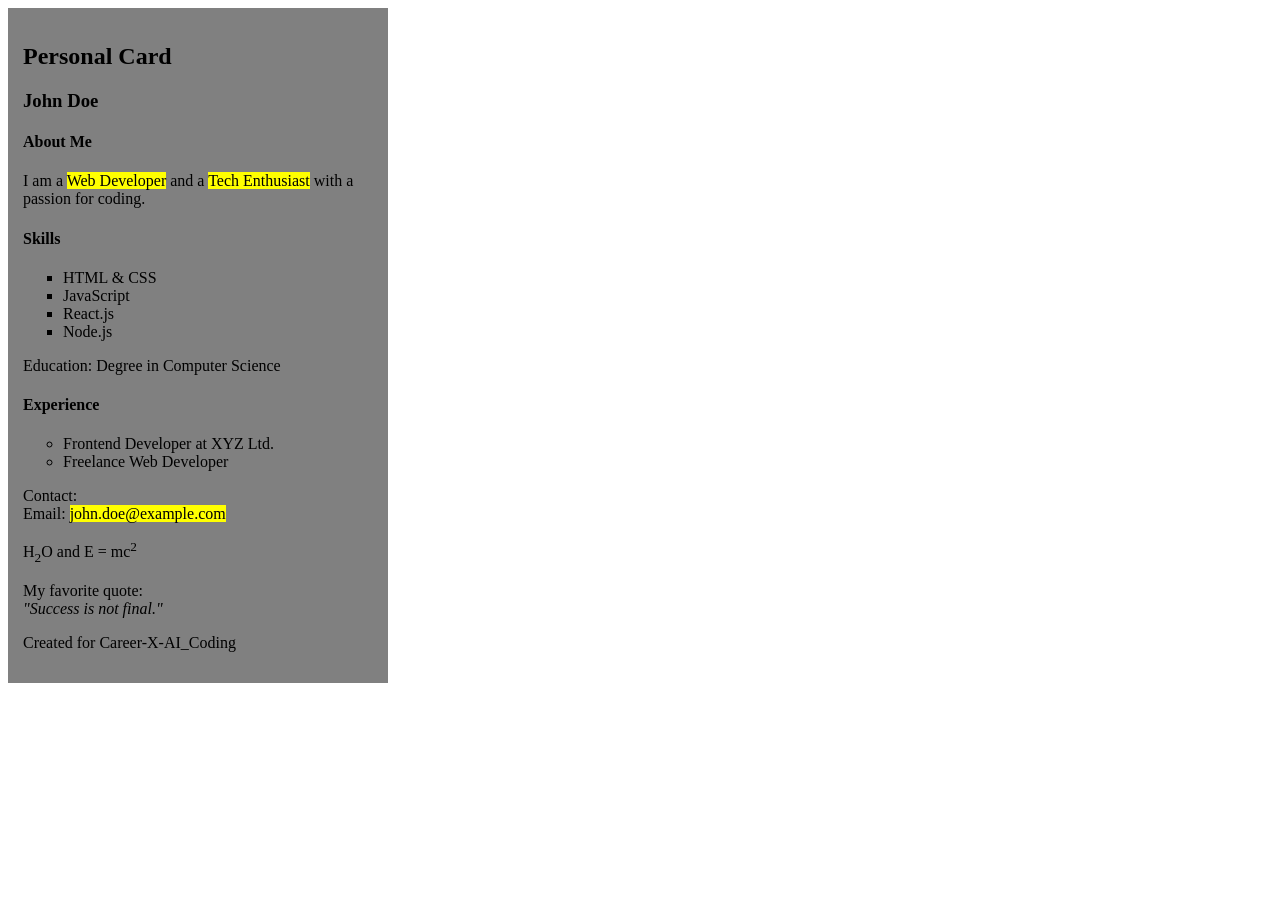
<file: 15-07-2026/index.html>
<!DOCTYPE html>
<html>
<head>
    <title>Create Information Card</title>
</head>
<body>

<div style="width:350px; background-color:#808080; padding:15px; color:black;">

    <h2>Personal Card</h2>

    <h3>John Doe</h3>

    <h4>About Me</h4>

    <p>
        I am a <mark>Web Developer</mark> and a
        <mark>Tech Enthusiast</mark> with a passion for coding.
    </p>

    <h4>Skills</h4>
    <ul type="square">
        <li>HTML & CSS</li>
        <li>JavaScript</li>
        <li>React.js</li>
        <li>Node.js</li>
    </ul>

    <p>
        Education: Degree in Computer Science
    </p>

    <h4>Experience</h4>

    <ul type="circle">
        <li>Frontend Developer at XYZ Ltd.</li>
        <li>Freelance Web Developer</li>
    </ul>

    <p>
        Contact:
        <br>
        Email:
        <mark>john.doe@example.com</mark>
    </p>

    <p>
        H<sub>2</sub>O and E = mc<sup>2</sup>
    </p>

    <p>
        My favorite quote:
        <br>
        <i>"Success is not final."</i>
    </p>

    <p>
        Created for Career-X-AI_Coding
    </p>

</div>

</body>
</html>
</file>
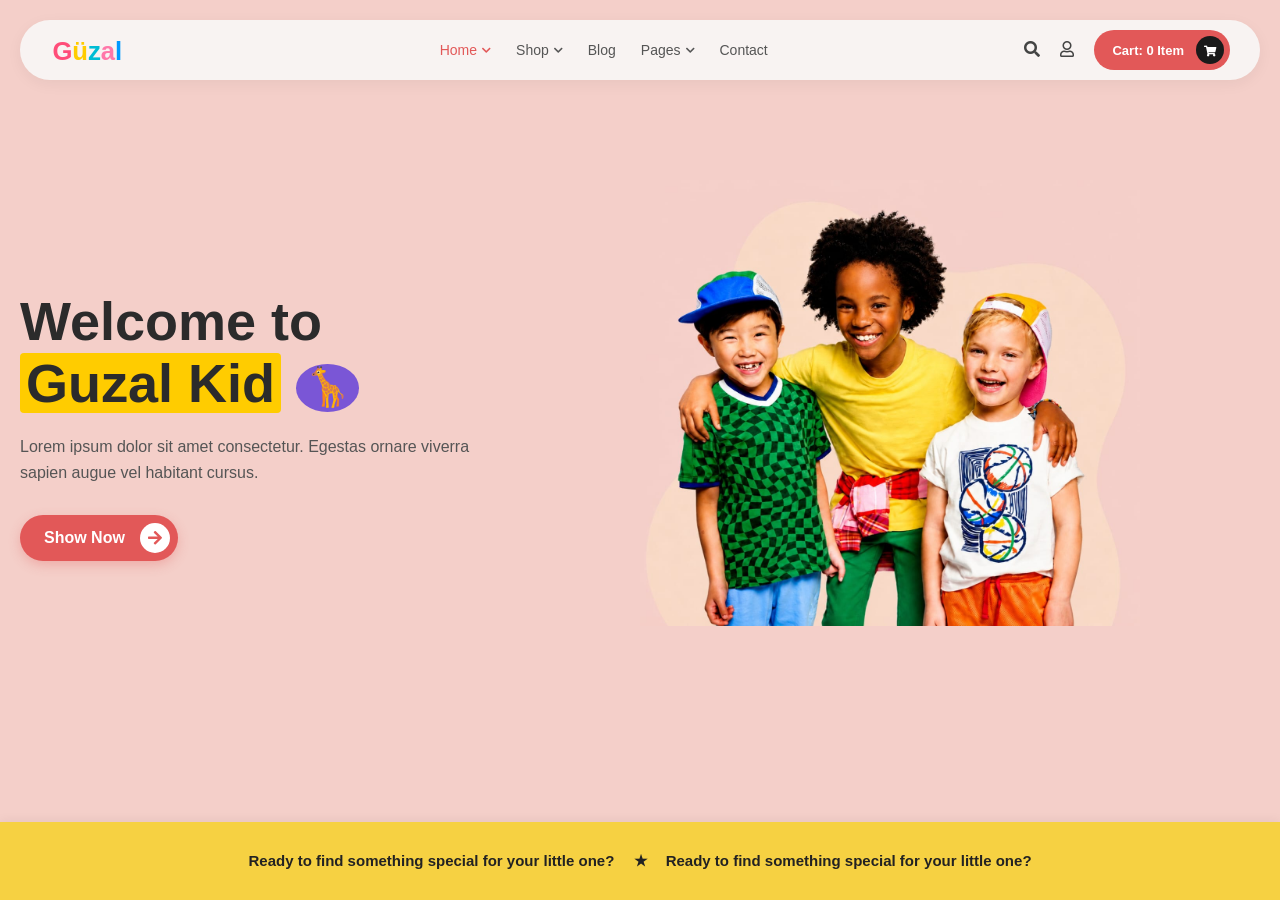
<file: 25-07-2026/index.html>
<!DOCTYPE html>
<html lang="en">
<head>
    <meta charset="UTF-8">
    <meta name="viewport" content="width=device-width, initial-scale=1.0">
    <title>Guzal Kid - Kids Fashion Store</title>
    <link rel="stylesheet" href="style.css">
    <!-- Font Awesome Icons -->
    <link rel="stylesheet" href="https://cdnjs.cloudflare.com/ajax/libs/font-awesome/5.15.4/css/all.min.css">
</head>
<body>

    <!-- Floating Rounded Header Section -->
    <header class="floating-header-container">
        <div class="header-pill">
            <div class="logo">
                <svg class="guzal-logo-svg" viewBox="0 0 280 80" xmlns="http://www.w3.org/2000/svg">
                    <text x="5" y="62" font-family="'Segoe UI', Arial, sans-serif" font-weight="bold" font-size="54">
                        <tspan fill="#ff4d79">G</tspan><tspan fill="#ffcc00">ü</tspan><tspan fill="#00bcd4">z</tspan><tspan fill="#ff77a9">a</tspan><tspan fill="#0099ff">l</tspan>
                    </text>
                </svg>
            </div>
            <nav>
                <ul>
                    <li><a href="#" class="active">Home <i class="fas fa-chevron-down"></i></a></li>
                    <li><a href="#">Shop <i class="fas fa-chevron-down"></i></a></li>
                    <li><a href="#">Blog</a></li>
                    <li><a href="#">Pages <i class="fas fa-chevron-down"></i></a></li>
                    <li><a href="#">Contact</a></li>
                </ul>
            </nav>
            <div class="header-right">
                <a href="#" class="icon-link"><i class="fas fa-search"></i></a>
                <a href="#" class="icon-link"><i class="far fa-user"></i></a>
                <a href="#" class="cart-btn">
                    <span>Cart: 0 Item</span>
                    <div class="cart-circle-icon"><i class="fas fa-shopping-cart"></i></div>
                </a>
            </div>
        </div>
    </header>

    <!-- Hero Section -->
    <section class="hero-section">
        <div class="container hero-inner">
            <!-- Left Side Text -->
            <div class="hero-content">
                <h1>Welcome to <br><span class="welcome-highlight">Guzal Kid</span> <span class="giraffe-badge">🦒</span></h1>
                <p>Lorem ipsum dolor sit amet consectetur. Egestas ornare viverra sapien augue vel habitant cursus.</p>
                <a href="#" class="show-now-btn">
                    Show Now 
                    <span class="arrow-circle"><i class="fas fa-arrow-right"></i></span>
                </a>
            </div>

            <!-- Right Side: Only Kids Image (White circle removed) -->
            <div class="hero-image-wrapper">
                <img src="image/images_1.jpg" alt="Happy kids modeling Guzal Kid clothes" class="main-kids-image">
            </div>
        </div>
    </section>

    <!-- Bottom Yellow Banner -->
    <section class="bottom-banner">
        <div class="container banner-content">
            <p>Ready to find something special for your little one? <span>★</span> Ready to find something special for your little one?</p>
        </div>
    </section>

</body>
</html>
</file>
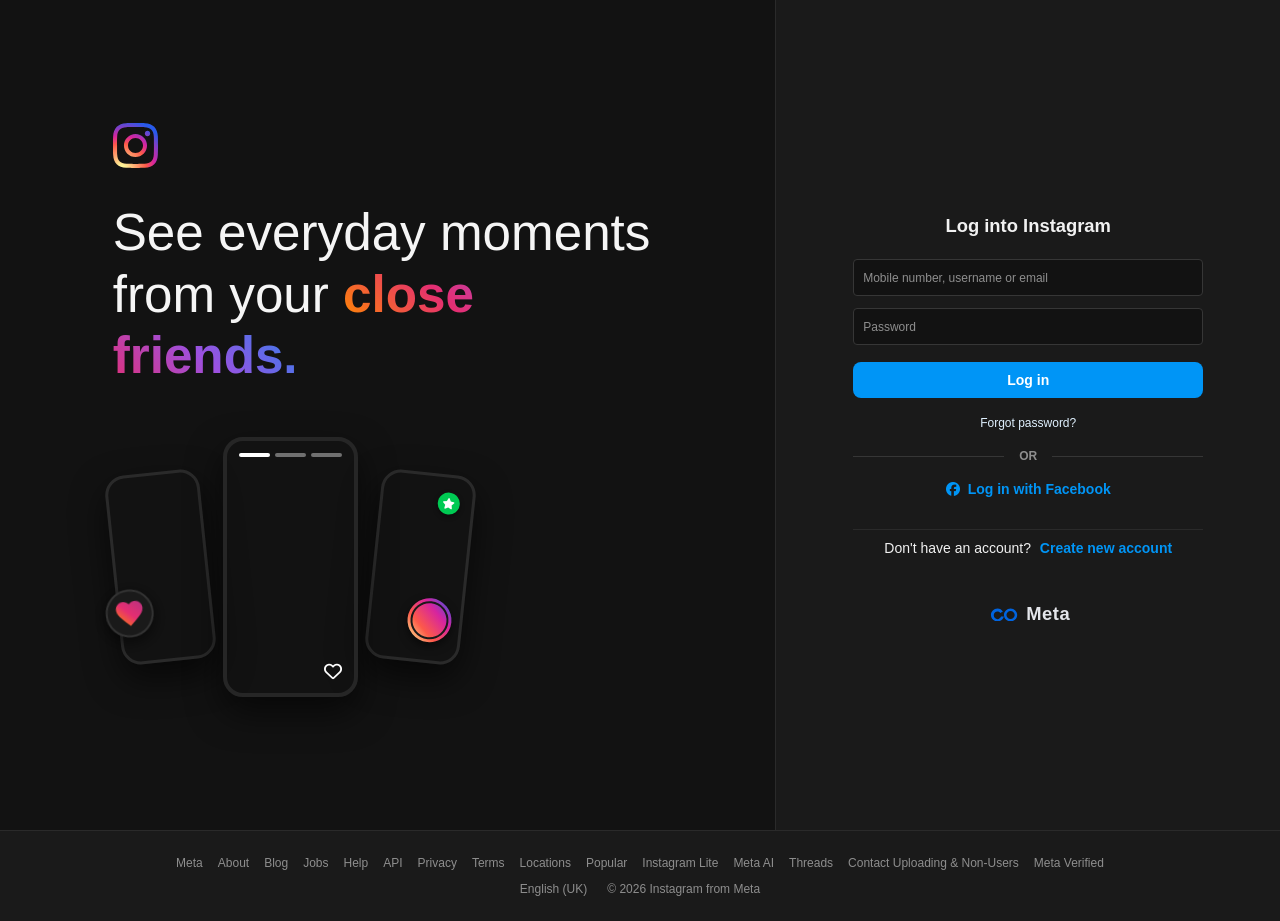
<file: 3-8-2026/index.html>
<!DOCTYPE html>
<html lang="en">
<head>
    <meta charset="UTF-8">
    <meta name="viewport" content="width=device-width, initial-scale=1.0">
    <title>Instagram</title>
    <link rel="stylesheet" href="style.css">
    <link rel="stylesheet" href="https://cdnjs.cloudflare.com/ajax/libs/font-awesome/6.4.0/css/all.min.css">
</head>
<body>

    <div class="main-wrapper">
        <!-- Left Section (Hero & Mockups) -->
        <div class="left-section">
            <div class="content-wrapper">
                <div class="logo">
                    <svg aria-label="Instagram" role="img" viewBox="0 0 24 24" fill="url(#instagram-gradient)" height="45" width="45">
                        <defs>
                            <radialGradient id="instagram-gradient" cx="20%" cy="100%" r="120%">
                                <stop offset="0%" stop-color="#fdf497"></stop>
                                <stop offset="5%" stop-color="#fdf497"></stop>
                                <stop offset="45%" stop-color="#fd5949"></stop>
                                <stop offset="60%" stop-color="#d6249f"></stop>
                                <stop offset="90%" stop-color="#285AEB"></stop>
                            </radialGradient>
                        </defs>
                        <path d="M12 2.163c3.204 0 3.584.012 4.85.07 3.252.148 4.771 1.691 4.919 4.919.058 1.265.069 1.645.069 4.849 0 3.205-.012 3.584-.069 4.849-.149 3.225-1.664 4.771-4.919 4.919-1.266.058-1.644.07-4.85.07-3.204 0-3.584-.012-4.849-.07-3.26-.149-4.771-1.699-4.919-4.92-.058-1.265-.07-1.644-.07-4.849 0-3.204.013-3.583.07-4.849.149-3.227 1.664-4.771 4.919-4.919 1.266-.057 1.645-.069 4.849-.069zm0-2.163c-3.259 0-3.667.014-4.947.072-4.358.2-6.78 2.618-6.98 6.98-.059 1.281-.073 1.689-.073 4.948 0 3.259.014 3.668.072 4.948.2 4.358 2.618 6.78 6.98 6.98 1.281.058 1.689.072 4.948.072 3.259 0 3.668-.014 4.948-.072 4.354-.2 6.782-2.618 6.979-6.98.059-1.28.073-1.689.073-4.948 0-3.259-.014-3.667-.072-4.947-.196-4.354-2.617-6.78-6.979-6.98-1.281-.059-1.69-.073-4.949-.073zm0 5.838c-3.403 0-6.162 2.759-6.162 6.162s2.759 6.163 6.162 6.163 6.162-2.759 6.162-6.163c0-3.403-2.759-6.162-6.162-6.162zm0 10.162c-2.209 0-4-1.79-4-4 0-2.209 1.791-4 4-4s4 1.791 4 4c0 2.21-1.791 4-4 4zm6.406-11.845c-.796 0-1.441.645-1.441 1.44s.645 1.44 1.441 1.44c.795 0 1.439-.645 1.439-1.44s-.644-1.44-1.439-1.44z"/>
                    </svg>
                </div>
                
                <h1>See everyday moments from your <span class="rainbow-text">close friends.</span></h1>

                <div class="mockup-container">
                    <!-- Left Phone Card -->
                    <div class="phone-card card-left">
                        <div class="insta-gradient-heart">
                            <svg aria-label="Like" role="img" viewBox="0 0 24 24" fill="url(#heart-gradient)" height="32" width="32">
                                <defs>
                                    <linearGradient id="heart-gradient" x1="0%" y1="100%" x2="100%" y2="0%">
                                        <stop offset="0%" stop-color="#ff8a00"/>
                                        <stop offset="50%" stop-color="#e52e71"/>
                                        <stop offset="100%" stop-color="#b83280"/>
                                    </linearGradient>
                                </defs>
                                <path d="M12 21.35l-1.45-1.32C5.4 15.36 2 12.28 2 8.5 2 5.42 4.42 3 7.5 3c1.74 0 3.41.81 4.5 2.09C13.09 3.81 14.76 3 16.5 3 19.58 3 22 5.42 22 8.5c0 3.78-3.4 6.86-8.55 11.54L12 21.35z"/>
                            </svg>
                        </div>
                    </div>
                    
                    <!-- Center Phone Card with Thicker Story Bars -->
                    <div class="phone-card card-center">
                        <div class="story-bars-container">
                            <div class="story-bar active"></div>
                            <div class="story-bar"></div>
                            <div class="story-bar"></div>
                        </div>
                        <div class="card-footer-icons">
                            <i class="fa-regular fa-heart"></i>
                        </div>
                    </div>
                    
                    <!-- Right Phone Card with Rainbow Story Ring -->
                    <div class="phone-card card-right">
                        <div class="green-star-badge"><i class="fa-solid fa-star"></i></div>
                        <div class="story-ring-avatar-container">
                            <div class="story-ring-avatar"></div>
                        </div>
                    </div>
                </div>
            </div>
        </div>

        <!-- Right Section (Login Box & Fixed Meta Logo) -->
        <div class="right-section">
            <div class="login-inner-container">
                <div class="login-card">
                    <h2>Log into Instagram</h2>
                    <form>
                        <div class="input-group">
                            <input type="text" required placeholder=" ">
                            <label>Mobile number, username or email</label>
                        </div>
                        <div class="input-group">
                            <input type="password" required placeholder=" ">
                            <label>Password</label>
                        </div>
                        <button type="submit" class="login-btn">Log in</button>
                    </form>

                    <div class="forgot-password">
                        <a href="#">Forgot password?</a>
                    </div>

                    <div class="divider-container">
                        <div class="line"></div>
                        <span class="or-text">OR</span>
                        <div class="line"></div>
                    </div>

                    <button class="fb-login-btn">
                        <i class="fa-brands fa-facebook"></i> Log in with Facebook
                    </button>
                </div>

                <div class="create-account-card">
                    <span>Don't have an account?</span> <button class="create-btn">Create new account</button>
                </div>

                <!-- Fully Fixed Meta Logo without any overlapping or cutoff -->
                <div class="meta-logo-container">
                    <div class="meta-brand">
                        <svg class="meta-infinity" viewBox="0 0 28 12" width="32" height="14">
                            <path fill="#0064e0" d="M12.5,5.2 C11.9,4.4 11.1,3.9 10.1,3.9 C8.3,3.9 6.8,5.4 6.8,7.2 C6.8,9 8.3,10.5 10.1,10.5 C11.5,10.5 12.7,9.5 13.2,8.2 L15.6,8.2 C15,10.8 12.8,12.5 10.1,12.5 C6.9,12.5 4.3,9.9 4.3,6.8 C4.3,3.7 6.9,1.1 10.1,1.1 C12.1,1.1 13.9,2.2 14.8,3.9 L12.5,5.2 Z"></path>
                            <path fill="#0064e0" d="M21.5,1.1 C18.3,1.1 15.7,3.7 15.7,6.8 C15.7,9.9 18.3,12.5 21.5,12.5 C24.7,12.5 27.3,9.9 27.3,6.8 C27.3,3.7 24.7,1.1 21.5,1.1 Z M21.5,10.3 C19.5,10.3 17.9,8.7 17.9,6.8 C17.9,4.9 19.5,3.3 21.5,3.3 C23.5,3.3 25.1,4.9 25.1,6.8 C25.1,8.7 23.5,10.3 21.5,10.3 Z"></path>
                        </svg>
                        <span class="meta-word">Meta</span>
                    </div>
                </div>
            </div>
        </div>
    </div>

    <!-- Footer Links -->
    <footer>
        <div class="footer-links">
            <a href="#">Meta</a>
            <a href="#">About</a>
            <a href="#">Blog</a>
            <a href="#">Jobs</a>
            <a href="#">Help</a>
            <a href="#">API</a>
            <a href="#">Privacy</a>
            <a href="#">Terms</a>
            <a href="#">Locations</a>
            <a href="#">Popular</a>
            <a href="#">Instagram Lite</a>
            <a href="#">Meta AI</a>
            <a href="#">Threads</a>
            <a href="#">Contact Uploading & Non-Users</a>
            <a href="#">Meta Verified</a>
        </div>
        <div class="footer-bottom">
            <span>English (UK)</span>
            <span>© 2026 Instagram from Meta</span>
        </div>
    </footer>

</body>
</html>
</file>
<file: 25-07-2026/style.css>
body {
    font-family: 'Segoe UI', Tahoma, Geneva, Verdana, sans-serif;
    margin: 0;
    background-color: #F4CFC9;
    color: #333;
    overflow-x: hidden;
}

.container {
    max-width: 1250px;
    margin: 0 auto;
    padding: 0 20px;
}

/* --- Floating Rounded Header Styles --- */
.floating-header-container {
    position: fixed;
    top: 20px;
    left: 0;
    width: 100%;
    display: flex;
    justify-content: center;
    z-index: 1000;
    padding: 0 15px;
    box-sizing: border-box;
}

.header-pill {
    background-color: #f8f3f2;
    width: 100%;
    max-width: 1180px;
    padding: 10px 30px;
    border-radius: 50px;
    display: flex;
    justify-content: space-between;
    align-items: center;
    box-shadow: 0 4px 15px rgba(0, 0, 0, 0.05);
}

.logo {
    display: flex;
    align-items: center;
}

.guzal-logo-svg {
    height: 38px;
    width: auto;
    display: block;
}

nav ul {
    list-style: none;
    margin: 0;
    padding: 0;
    display: flex;
    gap: 25px;
    align-items: center;
}

nav a {
    text-decoration: none;
    color: #555;
    font-weight: 500;
    font-size: 14px;
    display: flex;
    align-items: center;
    gap: 5px;
}

nav a.active, nav a:hover {
    color: #e25858;
}

nav a i {
    font-size: 10px;
}

.header-right {
    display: flex;
    align-items: center;
    gap: 20px;
}

.icon-link {
    text-decoration: none;
    color: #444;
    font-size: 16px;
}

.icon-link:hover {
    color: #e25858;
}

/* Cart Pill Button */
.cart-btn {
    background-color: #e25858;
    color: #fff;
    text-decoration: none;
    padding: 6px 6px 6px 18px;
    border-radius: 50px;
    font-size: 13px;
    font-weight: 600;
    display: flex;
    align-items: center;
    gap: 12px;
}

.cart-circle-icon {
    background-color: #1a1a1a;
    color: #ffffff;
    width: 28px;
    height: 28px;
    border-radius: 50%;
    display: flex;
    align-items: center;
    justify-content: center;
    font-size: 11px;
}

/* --- Hero Section --- */
.hero-section {
    margin-top: 130px;
    padding: 50px 0 100px 0;
}

.hero-inner {
    display: flex;
    justify-content: space-between;
    align-items: center;
    flex-direction: row !important;
}

.hero-content {
    flex: 1;
    max-width: 500px;
}

.hero-content h1 {
    font-size: 54px;
    font-weight: 800;
    color: #2b2b2b;
    line-height: 1.15;
    margin-bottom: 20px;
}

.welcome-highlight {
    background: #ffcc00;
    padding: 0 6px;
    border-radius: 4px;
}

.giraffe-badge {
    display: inline-block;
    font-size: 0.7em;
    background: #7a56d6;
    padding: 2px 8px;
    border-radius: 50%;
    vertical-align: middle;
}

.hero-content p {
    font-size: 16px;
    color: #555;
    margin-bottom: 30px;
    line-height: 1.6;
}

.show-now-btn {
    background-color: #e25858;
    color: white;
    padding: 8px 8px 8px 24px;
    border-radius: 50px;
    text-decoration: none;
    font-weight: 600;
    display: inline-flex;
    align-items: center;
    gap: 15px;
    box-shadow: 0 4px 12px rgba(226, 88, 88, 0.3);
}

.arrow-circle {
    background-color: #fff;
    color: #e25858;
    width: 30px;
    height: 30px;
    border-radius: 50%;
    display: flex;
    align-items: center;
    justify-content: center;
}

/* --- Image Wrapper (White circle completely removed) --- */
.hero-image-wrapper {
    flex: 1;
    position: relative;
    display: flex;
    justify-content: center;
    align-items: center;
}

.main-kids-image {
    max-width: 500px;
    width: 100%;
    height: auto;
    position: relative;
    z-index: 2;
}

/* --- Bottom Yellow Banner --- */
.bottom-banner {
    background-color: #f6d142;
    color: #222;
    padding: 15px 0;
    text-align: center;
    font-weight: 700;
    font-size: 15px;
    position: fixed;
    bottom: 0;
    width: 100%;
    z-index: 1000;
    box-shadow: 0 -2px 10px rgba(0,0,0,0.05);
}

.banner-content span {
    margin: 0 15px;
}
</file>
<file: 3-8-2026/style.css>
* {
    margin: 0;
    padding: 0;
    box-sizing: border-box;
    font-family: -apple-system, BlinkMacSystemFont, "Segoe UI", Roboto, Helvetica, Arial, sans-serif;
}

body {
    background-color: #121212;
    color: #f5f5f5;
    min-height: 100vh;
    display: flex;
    flex-direction: column;
    justify-content: space-between;
}

.main-wrapper {
    display: flex;
    flex: 1;
    width: 100%;
    min-height: calc(100vh - 70px);
}

/* Left Section */
.left-section {
    flex: 1.2;
    display: flex;
    align-items: center;
    justify-content: center;
    padding: 40px;
}

.content-wrapper {
    max-width: 550px;
    width: 100%;
}

.logo {
    margin-bottom: 30px;
}

.left-section h1 {
    font-size: 3.2rem;
    font-weight: 500;
    line-height: 1.2;
    margin-bottom: 40px;
    color: #f5f5f5;
}

.rainbow-text {
    background: linear-gradient(45deg, #ff8a00, #e52e71, #9b51e0, #2f80ed);
    -webkit-background-clip: text;
    -webkit-text-fill-color: transparent;
    font-weight: 600;
}

/* Mockup Phones Container */
.mockup-container {
    display: flex;
    align-items: center;
    gap: 15px;
    position: relative;
    height: 280px;
}

.phone-card {
    border-radius: 20px;
    background-size: cover;
    background-position: center;
    box-shadow: 0 15px 35px rgba(0,0,0,0.6);
    position: relative;
}

.card-left {
    width: 95px;
    height: 190px;
    background-image: url('https://images.unsplash.com/photo-1506794778202-cad84cf45f1d?w=300&auto=format&fit=crop&q=60');
    transform: rotate(-6deg);
    border: 3px solid #2a2a2a;
}

.insta-gradient-heart {
    position: absolute;
    bottom: 25px;
    left: -15px;
    filter: drop-shadow(0 4px 8px rgba(0,0,0,0.6));
    background: #1a1a1a;
    padding: 6px;
    border-radius: 50%;
    display: flex;
    align-items: center;
    justify-content: center;
    border: 2px solid #333;
}

.card-center {
    width: 135px;
    height: 260px;
    background-image: url('https://images.unsplash.com/photo-1500648767791-00dcc994a43e?w=400&auto=format&fit=crop&q=60');
    z-index: 2;
    border: 4px solid #262626;
    display: flex;
    flex-direction: column;
    justify-content: space-between;
    padding: 12px;
}

/* Thicker Story Bars */
.story-bars-container {
    display: flex;
    gap: 5px;
    width: 100%;
}

.story-bar {
    flex: 1;
    height: 4px;
    background-color: rgba(255, 255, 255, 0.4);
    border-radius: 3px;
}

.story-bar.active {
    background-color: #ffffff;
}

.card-footer-icons {
    display: flex;
    justify-content: flex-end;
    color: white;
    font-size: 18px;
}

.card-right {
    width: 95px;
    height: 190px;
    background-image: url('https://images.unsplash.com/photo-1492562080023-ab3db95bfbce?w=300&auto=format&fit=crop&q=60');
    transform: rotate(6deg);
    border: 3px solid #2a2a2a;
}

.green-star-badge {
    position: absolute;
    top: 15px;
    right: 12px;
    background-color: #00ca53;
    color: white;
    width: 22px;
    height: 22px;
    border-radius: 50%;
    display: flex;
    align-items: center;
    justify-content: center;
    font-size: 11px;
    box-shadow: 0 2px 5px rgba(0,0,0,0.4);
}

/* Rainbow Story Ring around Avatar */
.story-ring-avatar-container {
    position: absolute;
    bottom: 18px;
    right: 8px;
    padding: 3px;
    border-radius: 50%;
    background: linear-gradient(45deg, #fdf497, #fd5949, #d6249f, #285AEB);
    display: flex;
    align-items: center;
    justify-content: center;
    box-shadow: 0 4px 8px rgba(0,0,0,0.5);
}

.story-ring-avatar {
    width: 38px;
    height: 38px;
    border-radius: 50%;
    border: 2px solid #1a1a1a;
    background-image: url('https://images.unsplash.com/photo-1534528741775-53994a69daeb?w=100&auto=format&fit=crop&q=60');
    background-size: cover;
}

/* Right Section - Login Panel */
.right-section {
    flex: 0.8;
    background-color: #1a1a1a;
    border-left: 1px solid #2a2a2a;
    display: flex;
    flex-direction: column;
    justify-content: center;
    align-items: center;
    padding: 40px 20px;
}

.login-inner-container {
    width: 100%;
    max-width: 350px;
    display: flex;
    flex-direction: column;
    gap: 12px;
}

.login-card, .create-account-card {
    background-color: transparent;
    padding: 10px 0;
    text-align: center;
}

.login-card h2 {
    font-size: 1.15rem;
    font-weight: 600;
    margin-bottom: 22px;
    color: #f1f1f1;
}

.input-group {
    position: relative;
    margin-bottom: 12px;
}

.input-group input {
    width: 100%;
    padding: 14px 8px 6px 10px;
    background-color: #121212;
    border: 1px solid #363636;
    border-radius: 4px;
    color: #fff;
    font-size: 13px;
    outline: none;
}

.input-group input:focus {
    border-color: #a8a8a8;
}

.input-group label {
    position: absolute;
    left: 10px;
    top: 50%;
    transform: translateY(-50%);
    color: #8e8e8e;
    font-size: 12px;
    pointer-events: none;
    transition: all 0.1s ease;
}

.input-group input:focus ~ label,
.input-group input:not(:placeholder-shown) ~ label {
    top: 6px;
    font-size: 9px;
    color: #a8a8a8;
}

.login-btn {
    width: 100%;
    background-color: #0095f6;
    color: white;
    border: none;
    padding: 10px;
    border-radius: 8px;
    font-weight: 600;
    font-size: 14px;
    cursor: pointer;
    margin-top: 5px;
}

.login-btn:hover {
    background-color: #1877f2;
}

.forgot-password {
    margin: 15px 0;
}

.forgot-password a {
    color: #e0f1ff;
    font-size: 12px;
    text-decoration: none;
}

.divider-container {
    display: flex;
    align-items: center;
    margin: 18px 0;
}

.line {
    flex: 1;
    height: 1px;
    background-color: #363636;
}

.or-text {
    padding: 0 15px;
    color: #8e8e8e;
    font-size: 12px;
    font-weight: 600;
}

.fb-login-btn {
    background: transparent;
    border: none;
    color: #0095f6;
    font-weight: 600;
    font-size: 14px;
    cursor: pointer;
    display: flex;
    align-items: center;
    justify-content: center;
    gap: 8px;
    width: 100%;
    margin-top: 5px;
}

.create-account-card {
    padding: 10px 0;
    font-size: 14px;
    border-top: 1px solid #2a2a2a;
    margin-top: 10px;
}

.create-account-card span {
    color: #f1f1f1;
}

.create-btn {
    background: transparent;
    border: none;
    color: #0095f6;
    font-weight: 600;
    font-size: 14px;
    cursor: pointer;
    margin-left: 5px;
}

.create-btn:hover {
    text-decoration: underline;
}

/* Correctly Aligned Meta Logo Container */
.meta-logo-container {
    display: flex;
    justify-content: center;
    align-items: center;
    margin-top: 25px;
    width: 100%;
}

.meta-brand {
    display: flex;
    align-items: center;
    justify-content: center;
    gap: 8px;
}

.meta-word {
    font-size: 1.15rem;
    font-weight: 600;
    color: #e4e6eb;
    letter-spacing: 0.5px;
}

/* Footer Styling */
footer {
    padding: 25px 20px;
    text-align: center;
    font-size: 12px;
    color: #8e8e8e;
    background-color: #1a1a1a;
    border-top: 1px solid #2a2a2a;
}

.footer-links {
    display: flex;
    flex-wrap: wrap;
    justify-content: center;
    gap: 15px;
    margin-bottom: 12px;
    max-width: 950px;
    margin-left: auto;
    margin-right: auto;
}

.footer-links a {
    color: #8e8e8e;
    text-decoration: none;
}

.footer-links a:hover {
    text-decoration: underline;
}

.footer-bottom {
    display: flex;
    justify-content: center;
    gap: 20px;
    margin-top: 10px;
}

/* Responsive for smaller screens */
@media (max-width: 900px) {
    .main-wrapper {
        flex-direction: column;
    }
    .left-section {
        display: none;
    }
    .right-section {
        flex: 1;
        border-left: none;
        background-color: #121212;
    }
}
</file>
